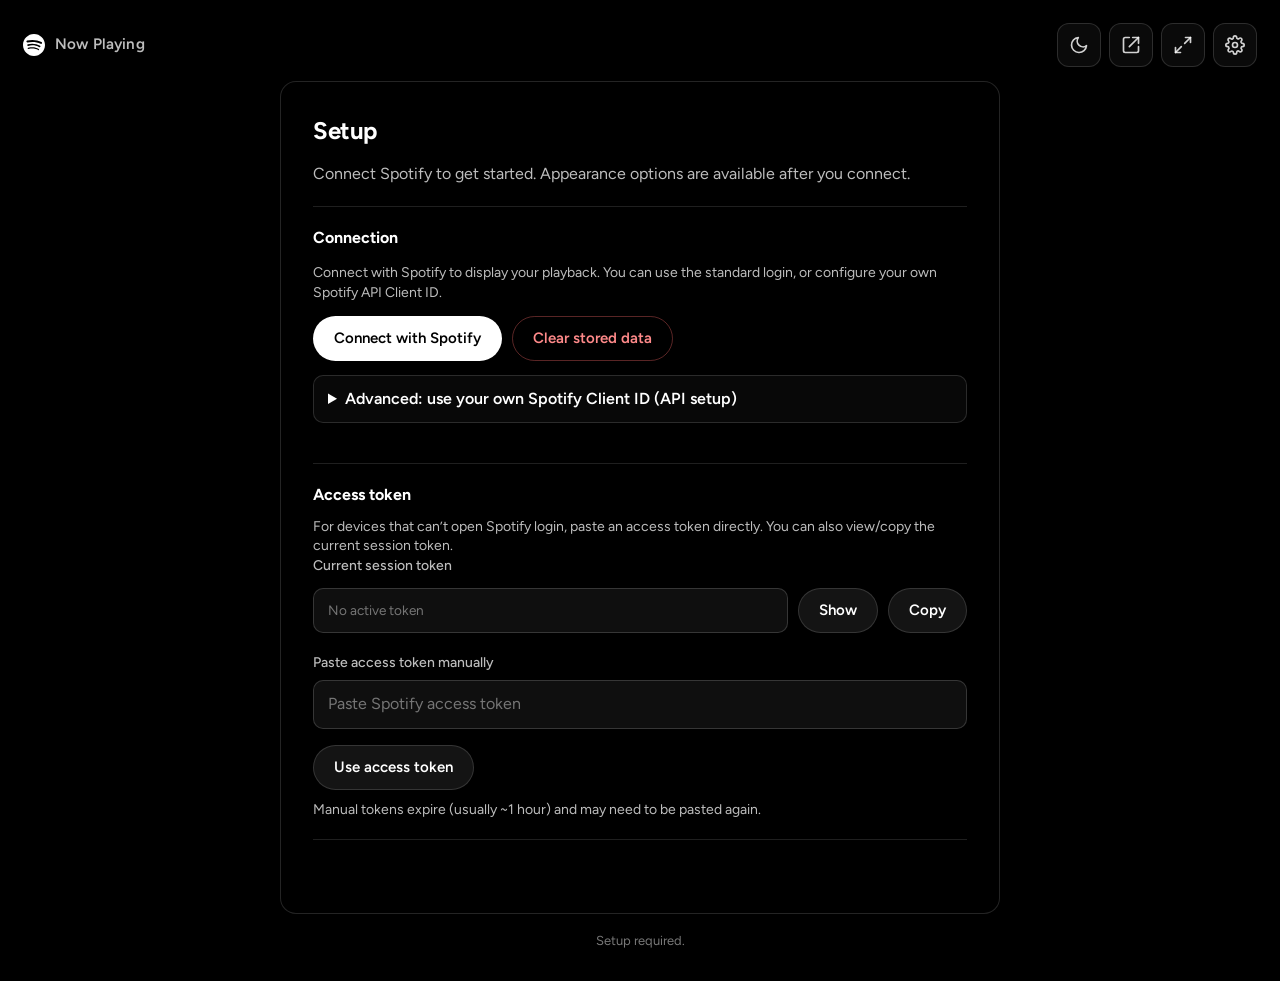
<file: index.html>
<!DOCTYPE html>
<html lang="en">
<head>
  <meta charset="UTF-8">
  <meta name="viewport" content="width=device-width, initial-scale=1.0">
  <title>Spotify Now Playing</title>
  <meta name="description" content="Display your current Spotify playback status.">
  <script>
    (function () {
      var legacy = !window.fetch || !window.Promise || !window.URLSearchParams ||
        !window.CSS || !window.CSS.supports || !CSS.supports('display', 'grid') || !CSS.supports('--a:0');
      if (legacy && !/legacy\.html$/.test(location.pathname)) {
        location.replace('./legacy.html' + location.search + location.hash);
      }
    })();
  </script>
  <link rel="icon" href="./favicon.svg" type="image/svg+xml">
  <link rel="preconnect" href="https://fonts.googleapis.com">
  <link rel="preconnect" href="https://fonts.gstatic.com" crossorigin>
  <link href="https://fonts.googleapis.com/css2?family=Figtree:wght@400;500;600;700;800;900&display=swap" rel="stylesheet">
  <link rel="stylesheet" href="./styles.css">
</head>
<body>
  <div class="bg" aria-hidden="true">
    <div id="bg-art" class="bg-art"></div>
    <div class="bg-overlay"></div>
  </div>

  <main class="app">
    <header class="header">
      <div class="brand" aria-label="Spotify Now Playing">
        <svg class="brand-icon" viewBox="0 0 24 24" fill="currentColor" aria-hidden="true">
          <path d="M12 0C5.4 0 0 5.4 0 12s5.4 12 12 12 12-5.4 12-12S18.66 0 12 0zm5.521 17.34c-.24.359-.66.48-1.021.24-2.82-1.74-6.36-2.101-10.561-1.141-.418.122-.779-.179-.899-.539-.12-.421.18-.78.54-.9 4.56-1.021 8.52-.6 11.64 1.32.42.18.479.659.301 1.02zm1.44-3.3c-.301.42-.841.6-1.262.3-3.239-1.98-8.159-2.58-11.939-1.38-.479.12-1.02-.12-1.14-.6-.12-.48.12-1.021.6-1.141C9.6 9.9 15 10.561 18.72 12.84c.361.181.54.78.241 1.2zm.12-3.36C15.24 8.4 8.82 8.16 5.16 9.301c-.6.179-1.2-.181-1.38-.721-.18-.601.18-1.2.72-1.381 4.26-1.26 11.28-1.02 15.721 1.621.539.3.719 1.02.419 1.56-.299.421-1.02.599-1.559.3z"/>
        </svg>
        <span class="brand-text">Now Playing</span>
      </div>
      <div id="top-clock" class="top-clock clock-hidden" aria-live="off" aria-hidden="true">
        <span id="top-clock-time" class="top-clock-time"></span>
        <span id="top-clock-date" class="top-clock-date"></span>
      </div>
      <div class="header-actions">
        <button id="wakelock-btn" class="icon-btn" type="button" aria-label="Keep screen awake" title="Keep screen awake" aria-pressed="false">
          <svg class="icon-awake" viewBox="0 0 24 24" fill="none" stroke="currentColor" stroke-width="2" stroke-linecap="round" stroke-linejoin="round" aria-hidden="true">
            <path d="M21 12.79A9 9 0 1 1 11.21 3 7 7 0 0 0 21 12.79z"></path>
          </svg>
        </button>
        <button id="popout-btn" class="icon-btn" type="button" aria-label="Pop out now playing" title="Pop out now playing">
          <svg viewBox="0 0 24 24" fill="none" stroke="currentColor" stroke-width="2" stroke-linecap="round" stroke-linejoin="round" aria-hidden="true">
            <path d="M14 3h7v7"></path>
            <path d="M10 14L21 3"></path>
            <path d="M21 14v5a2 2 0 0 1-2 2H5a2 2 0 0 1-2-2V5a2 2 0 0 1 2-2h5"></path>
          </svg>
        </button>
        <button id="fullscreen-btn" class="icon-btn" type="button" aria-label="Enter fullscreen" title="Enter fullscreen">
          <svg class="icon-expand" viewBox="0 0 24 24" fill="none" stroke="currentColor" stroke-width="2" stroke-linecap="round" stroke-linejoin="round" aria-hidden="true">
            <polyline points="15 3 21 3 21 9"></polyline>
            <polyline points="9 21 3 21 3 15"></polyline>
            <line x1="21" y1="3" x2="14" y2="10"></line>
            <line x1="3" y1="21" x2="10" y2="14"></line>
          </svg>
          <svg class="icon-compress" viewBox="0 0 24 24" fill="none" stroke="currentColor" stroke-width="2" stroke-linecap="round" stroke-linejoin="round" aria-hidden="true">
            <polyline points="4 14 10 14 10 20"></polyline>
            <polyline points="20 10 14 10 14 4"></polyline>
            <line x1="14" y1="10" x2="21" y2="3"></line>
            <line x1="3" y1="21" x2="10" y2="14"></line>
          </svg>
        </button>
        <button id="settings-toggle" class="icon-btn" type="button" aria-label="Settings" title="Settings">
          <svg viewBox="0 0 24 24" fill="none" stroke="currentColor" stroke-width="2" stroke-linecap="round" stroke-linejoin="round" aria-hidden="true">
            <circle cx="12" cy="12" r="3"></circle>
            <path d="M19.4 15a1.65 1.65 0 0 0 .33 1.82l.06.06a2 2 0 0 1 0 2.83 2 2 0 0 1-2.83 0l-.06-.06a1.65 1.65 0 0 0-1.82-.33 1.65 1.65 0 0 0-1 1.51V21a2 2 0 0 1-2 2 2 2 0 0 1-2-2v-.09A1.65 1.65 0 0 0 9 19.4a1.65 1.65 0 0 0-1.82.33l-.06.06a2 2 0 0 1-2.83 0 2 2 0 0 1 0-2.83l.06-.06A1.65 1.65 0 0 0 4.68 15a1.65 1.65 0 0 0-1.51-1H3a2 2 0 0 1-2-2 2 2 0 0 1 2-2h.09A1.65 1.65 0 0 0 4.6 9a1.65 1.65 0 0 0-.33-1.82l-.06-.06a2 2 0 0 1 0-2.83 2 2 0 0 1 2.83 0l.06.06A1.65 1.65 0 0 0 9 4.68a1.65 1.65 0 0 0 1-1.51V3a2 2 0 0 1 2-2 2 2 0 0 1 2 2v.09a1.65 1.65 0 0 0 1 1.51 1.65 1.65 0 0 0 1.82-.33l.06-.06a2 2 0 0 1 2.83 0 2 2 0 0 1 0 2.83l-.06.06A1.65 1.65 0 0 0 19.4 9a1.65 1.65 0 0 0 1.51 1H21a2 2 0 0 1 2 2 2 2 0 0 1-2 2h-.09a1.65 1.65 0 0 0-1.51 1z"></path>
          </svg>
        </button>
      </div>
    </header>

    <section id="setup-panel" class="panel setup-panel" hidden>
      <h2>Setup</h2>
      <p class="muted">Connect Spotify to get started. Appearance options are available after you connect.</p>

      <div class="settings-group" id="appearance-group">
        <h3 class="settings-group-title">Appearance</h3>
        <label class="field">
          <span>Theme</span>
          <select id="theme-select">
            <option value="modern">Modern</option>
            <option value="legacy">Legacy look</option>
          </select>
        </label>
        <label class="field">
          <span>Content size</span>
          <select id="content-size-select">
            <option value="small">Small</option>
            <option value="default" selected>Default</option>
            <option value="large">Large</option>
          </select>
        </label>
        <label class="field">
          <span>Playback controls</span>
          <select id="show-controls-select">
            <option value="hidden">Hidden</option>
            <option value="active" selected>Shown while UI active</option>
            <option value="always">Always</option>
          </select>
        </label>
        <label class="toggle-field">
          <input id="show-device-toggle" type="checkbox" checked>
          <span>Show device name</span>
        </label>
        <label class="toggle-field">
          <input id="show-playlist-toggle" type="checkbox" checked>
          <span>Show playlist name</span>
        </label>
        <label class="toggle-field">
          <input id="show-art-toggle" type="checkbox" checked>
          <span>Show album art</span>
        </label>
        <label class="toggle-field">
          <input id="show-status-toggle" type="checkbox" checked>
          <span>Show status</span>
        </label>
        <label class="toggle-field">
          <input id="show-album-toggle" type="checkbox" checked>
          <span>Show album name</span>
        </label>
        <label class="toggle-field">
          <input id="show-progress-toggle" type="checkbox" checked>
          <span>Show progress bar</span>
        </label>
        <label class="toggle-field">
          <input id="show-volume-toggle" type="checkbox" checked>
          <span>Show volume slider</span>
        </label>
        <label class="field">
          <span>Date and time</span>
          <select id="show-clock-select">
            <option value="hidden" selected>Hidden</option>
            <option value="active">Shown while UI active</option>
            <option value="always">Always</option>
          </select>
        </label>
        <label class="toggle-field">
          <input id="clock-24h-toggle" type="checkbox">
          <span>24-hour clock</span>
        </label>
        <label class="field">
          <span>Refresh frequency</span>
          <select id="refresh-frequency-select">
            <option value="3000">3 seconds</option>
            <option value="5000" selected>5 seconds</option>
            <option value="10000">10 seconds</option>
            <option value="30000">30 seconds</option>
          </select>
        </label>
        <label class="toggle-field">
          <input id="media-session-toggle" type="checkbox" checked>
          <span>Browser now playing integration</span>
        </label>
        <label class="toggle-field">
          <input id="tab-badge-toggle" type="checkbox" checked>
          <span>Tab playing badge</span>
        </label>
        <label class="toggle-field">
          <input id="track-notify-toggle" type="checkbox">
          <span>Track change notifications</span>
        </label>
      </div>

      <div class="settings-group">
        <h3 class="settings-group-title">Connection</h3>
        <p class="muted small">Connect with Spotify to display your playback. You can use the standard login, or configure your own Spotify API Client ID.</p>
        <div class="setup-actions">
          <button id="connect-spotify-btn" class="btn btn-primary" type="button">Connect with Spotify</button>
          <button id="clear-data" class="btn btn-danger" type="button">Clear stored data</button>
        </div>

        <details class="advanced-connection">
          <summary>Advanced: use your own Spotify Client ID (API setup)</summary>
          <div class="advanced-connection-body">
            <p class="muted small">Create a Spotify app and use this page as the redirect URI. Your Client ID is stored only in this browser.</p>
            <ol class="setup-steps">
              <li>Go to the <a href="https://developer.spotify.com/dashboard" target="_blank" rel="noopener noreferrer">Spotify Developer Dashboard</a> and create an app.</li>
              <li>Add this exact Redirect URI in the app settings:</li>
            </ol>
            <div class="copy-row">
              <code id="redirect-uri" class="copy-value"></code>
              <button id="copy-redirect" class="btn btn-secondary" type="button">Copy</button>
            </div>
            <label class="field">
              <span>Spotify Client ID</span>
              <input id="client-id-input" type="text" autocomplete="off" spellcheck="false" placeholder="Paste your Client ID">
            </label>
            <div class="setup-actions">
              <button id="save-client-id" class="btn btn-primary" type="button">Save Client ID</button>
            </div>
          </div>
        </details>

      </div>

      <div class="manual-token">
        <h3 class="manual-token-title">Access token</h3>
        <p class="muted small">For devices that can’t open Spotify login, paste an access token directly. You can also view/copy the current session token.</p>
        <label class="field">
          <span>Current session token</span>
          <div class="copy-row">
            <input id="current-token-display" type="password" autocomplete="off" spellcheck="false" placeholder="No active token">
            <button id="toggle-token-visibility" class="btn btn-secondary" type="button">Show</button>
            <button id="copy-current-token" class="btn btn-secondary" type="button">Copy</button>
          </div>
        </label>
        <label class="field">
          <span>Paste access token manually</span>
          <input id="access-token-input" type="password" autocomplete="off" spellcheck="false" placeholder="Paste Spotify access token">
        </label>
        <div class="setup-actions">
          <button id="save-access-token" class="btn btn-secondary" type="button">Use access token</button>
        </div>
        <p class="muted small">Manual tokens expire (usually ~1 hour) and may need to be pasted again.</p>
      </div>
      <p id="setup-message" class="message" role="status" aria-live="polite"></p>
    </section>

    <section id="login-panel" class="panel center-panel" hidden>
      <div class="empty-state">
        <div class="empty-icon" aria-hidden="true">
          <svg viewBox="0 0 24 24" fill="currentColor"><path d="M12 0C5.4 0 0 5.4 0 12s5.4 12 12 12 12-5.4 12-12S18.66 0 12 0zm5.521 17.34c-.24.359-.66.48-1.021.24-2.82-1.74-6.36-2.101-10.561-1.141-.418.122-.779-.179-.899-.539-.12-.421.18-.78.54-.9 4.56-1.021 8.52-.6 11.64 1.32.42.18.479.659.301 1.02zm1.44-3.3c-.301.42-.841.6-1.262.3-3.239-1.98-8.159-2.58-11.939-1.38-.479.12-1.02-.12-1.14-.6-.12-.48.12-1.021.6-1.141C9.6 9.9 15 10.561 18.72 12.84c.361.181.54.78.241 1.2zm.12-3.36C15.24 8.4 8.82 8.16 5.16 9.301c-.6.179-1.2-.181-1.38-.721-.18-.601.18-1.2.72-1.381 4.26-1.26 11.28-1.02 15.721 1.621.539.3.719 1.02.419 1.56-.299.421-1.02.599-1.559.3z"/></svg>
        </div>
        <h2>Connect Spotify</h2>
        <p class="muted">Sign in to display your current playback. Authorization uses Spotify PKCE over HTTPS.</p>
        <button id="login-btn" class="btn btn-primary btn-large" type="button">Connect with Spotify</button>
        <p class="muted small" style="margin-top:12px;"><button id="login-advanced-btn" class="link-btn" type="button">Use your own Client ID / API setup</button></p>
      </div>
    </section>

    <section id="player-panel" class="player-panel" hidden>
      <div class="player-layout">
        <div class="art-wrap">
          <img id="album-art" class="album-art" alt="" width="640" height="640">
          <div id="art-placeholder" class="art-placeholder" aria-hidden="true">
            <svg viewBox="0 0 24 24" fill="none" stroke="currentColor" stroke-width="1.5"><path d="M9 18V5l12-2v13"></path><circle cx="6" cy="18" r="3"></circle><circle cx="18" cy="16" r="3"></circle></svg>
          </div>
        </div>
        <div class="track-info">
          <div class="status-row">
            <p id="status-badge" class="status-badge">Idle</p>
          </div>
          <h1 id="track-name" class="track-name">Nothing playing</h1>
          <p id="track-artist" class="track-artist">Start playing something on Spotify</p>
          <p id="track-album" class="track-album"></p>

          <div class="progress-wrap" aria-label="Playback progress">
            <div class="progress-bar" role="progressbar" aria-valuemin="0" aria-valuemax="100" aria-valuenow="0">
              <div id="progress-fill" class="progress-fill"></div>
            </div>
            <div class="progress-times">
              <span id="progress-current">0:00</span>
              <span id="progress-duration">0:00</span>
            </div>
          </div>

          <!-- device name moved to bottom -->
        </div>
      </div>
    </section>

    <footer class="footer" aria-live="polite">
      <p id="footer-status" class="footer-status"></p>
      <div class="playback-controls" aria-label="Playback controls">
        <button id="prev-btn" class="control-btn" type="button" aria-label="Previous track" title="Previous track">
          <svg viewBox="0 0 24 24" fill="currentColor" aria-hidden="true"><path d="M6 5h2v14H6zm3.5 7 9.5 7V5z"/></svg>
        </button>
        <button id="playpause-btn" class="control-btn control-btn-main" type="button" aria-label="Play" title="Play">
          <svg class="icon-play" viewBox="0 0 24 24" fill="currentColor" aria-hidden="true"><path d="M8 5v14l11-7z"/></svg>
          <svg class="icon-pause" viewBox="0 0 24 24" fill="currentColor" aria-hidden="true"><path d="M6 5h4v14H6zm8 0h4v14h-4z"/></svg>
        </button>
        <button id="next-btn" class="control-btn" type="button" aria-label="Next track" title="Next track">
          <svg viewBox="0 0 24 24" fill="currentColor" aria-hidden="true"><path d="M16 5h2v14h-2zM5 19l9.5-7L5 5z"/></svg>
        </button>
        <div id="volume-wrap" class="volume-wrap" aria-label="Volume">
          <svg class="volume-icon" viewBox="0 0 24 24" fill="currentColor" aria-hidden="true"><path d="M3 10v4h4l5 5V5L7 10H3zm13.5 2A4.5 4.5 0 0 0 14 8.97v6.02A4.47 4.47 0 0 0 16.5 12zM14 3.23v2.06c2.89.86 5 3.54 5 6.71s-2.11 5.85-5 6.71v2.06c4.01-.91 7-4.49 7-8.77s-2.99-7.86-7-8.77z"/></svg>
          <input id="volume-slider" class="volume-slider" type="range" min="0" max="100" value="50" step="1" aria-label="Volume">
        </div>
      </div>
      <p id="playback-source" class="playback-source"><span id="device-name"></span><span id="context-sep" class="context-sep" hidden> · </span><span id="context-name"></span></p>
    </footer>
  </main>

  <script src="./app.js" defer></script>
</body>
</html>
</file>
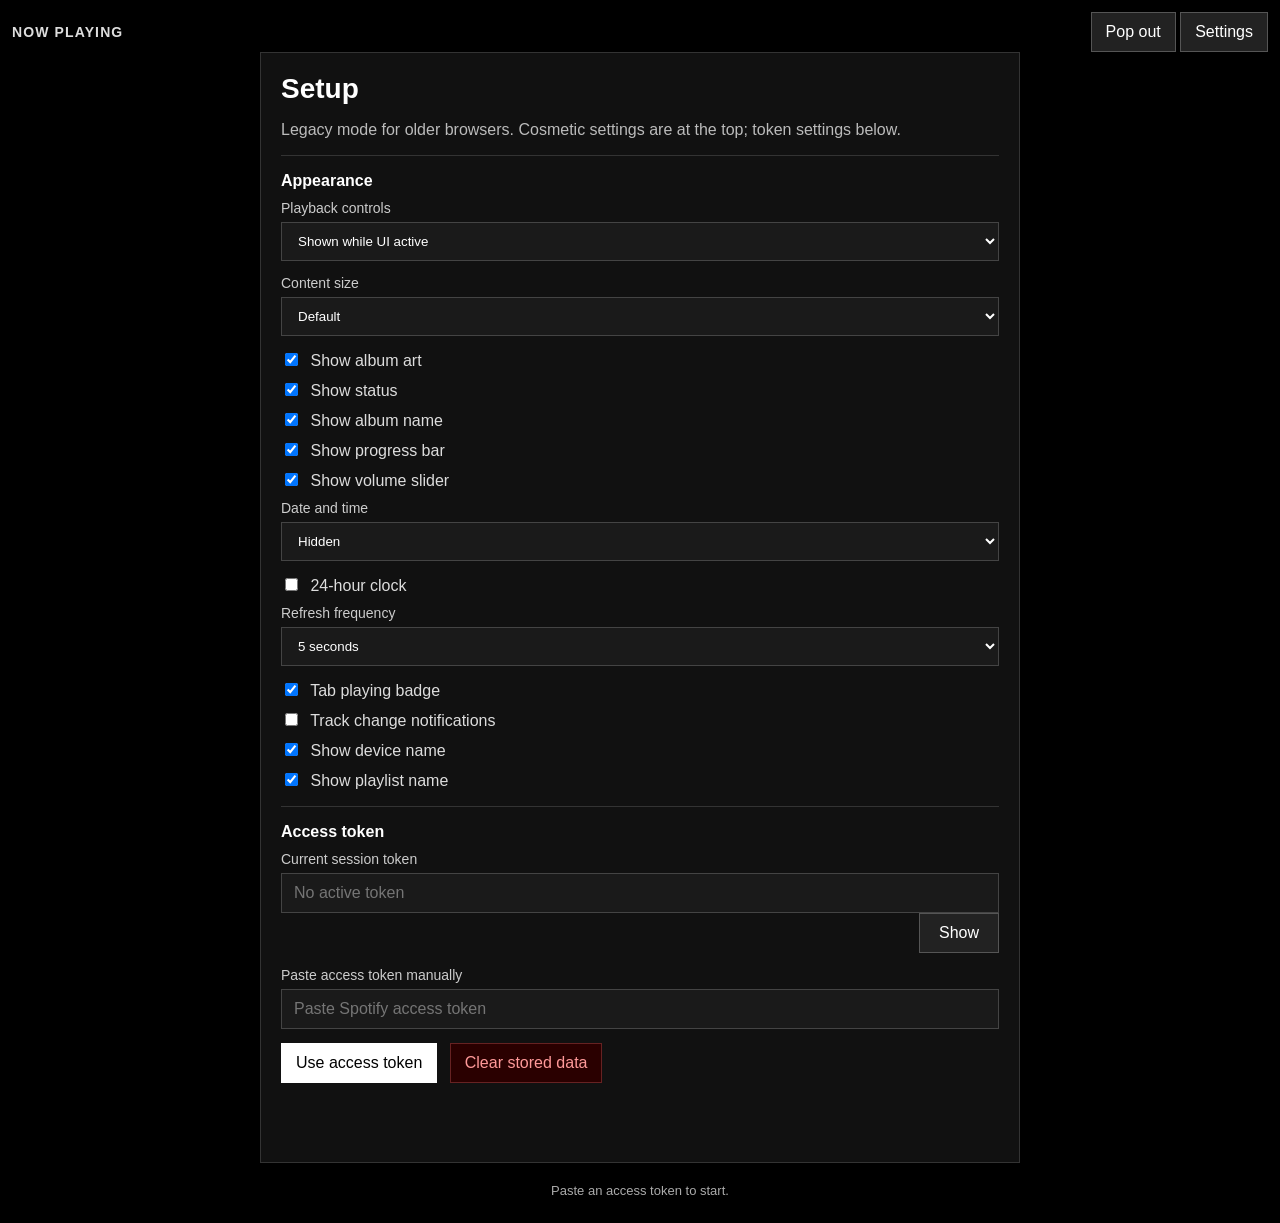
<file: legacy.html>
<!DOCTYPE html>
<html lang="en">
<head>
  <meta charset="UTF-8">
  <meta name="viewport" content="width=device-width, initial-scale=1.0">
  <title>Spotify Now Playing</title>
  <meta name="description" content="Display your current Spotify playback status.">
  <link rel="icon" href="./favicon.svg" type="image/svg+xml">
  <link rel="stylesheet" href="./legacy.css">
</head>
<body>
  <div class="bg" aria-hidden="true">
    <div id="bg-art" class="bg-art"></div>
    <div class="bg-overlay"></div>
  </div>

  <div class="app">
    <div class="header">
      <div class="brand">
        <span class="brand-text">Now Playing</span>
      </div>
      <div id="top-clock" class="top-clock" style="display:none;">
        <span id="top-clock-time" class="top-clock-time"></span>
        <span id="top-clock-date" class="top-clock-date"></span>
      </div>
      <div class="header-actions">
        <button id="popout-btn" class="btn btn-secondary" type="button">Pop out</button>
        <button id="settings-toggle" class="btn btn-secondary" type="button">Settings</button>
      </div>
    </div>

    <div id="setup-panel" class="panel">
      <h2>Setup</h2>
      <p class="muted">Legacy mode for older browsers. Cosmetic settings are at the top; token settings below.</p>

      <div class="toggles">
        <h3 class="settings-group-title">Appearance</h3>
        <label class="field">
          <span>Playback controls</span>
          <select id="show-controls-select">
            <option value="hidden">Hidden</option>
            <option value="active" selected>Shown while UI active</option>
            <option value="always">Always</option>
          </select>
        </label>
        <label class="field">
          <span>Content size</span>
          <select id="content-size-select">
            <option value="small">Small</option>
            <option value="default" selected>Default</option>
            <option value="large">Large</option>
          </select>
        </label>
        <label class="toggle-field"><input id="show-art-toggle" type="checkbox" checked> <span>Show album art</span></label>
        <label class="toggle-field"><input id="show-status-toggle" type="checkbox" checked> <span>Show status</span></label>
        <label class="toggle-field"><input id="show-album-toggle" type="checkbox" checked> <span>Show album name</span></label>
        <label class="toggle-field"><input id="show-progress-toggle" type="checkbox" checked> <span>Show progress bar</span></label>
        <label class="toggle-field"><input id="show-volume-toggle" type="checkbox" checked> <span>Show volume slider</span></label>
        <label class="field">
          <span>Date and time</span>
          <select id="show-clock-select">
            <option value="hidden" selected>Hidden</option>
            <option value="active">Shown while UI active</option>
            <option value="always">Always</option>
          </select>
        </label>
        <label class="toggle-field"><input id="clock-24h-toggle" type="checkbox"> <span>24-hour clock</span></label>
        <label class="field">
          <span>Refresh frequency</span>
          <select id="refresh-frequency-select">
            <option value="3000">3 seconds</option>
            <option value="5000" selected>5 seconds</option>
            <option value="10000">10 seconds</option>
            <option value="30000">30 seconds</option>
          </select>
        </label>
        <label class="toggle-field"><input id="tab-badge-toggle" type="checkbox" checked> <span>Tab playing badge</span></label>
        <label class="toggle-field"><input id="track-notify-toggle" type="checkbox"> <span>Track change notifications</span></label>
        <label class="toggle-field"><input id="show-device-toggle" type="checkbox" checked> <span>Show device name</span></label>
        <label class="toggle-field"><input id="show-playlist-toggle" type="checkbox" checked> <span>Show playlist name</span></label>
      </div>

      <div class="manual-token">
        <h3 class="settings-group-title">Access token</h3>
        <label class="field">
          <span>Current session token</span>
          <div class="copy-row">
            <input id="current-token-display" type="password" autocomplete="off" spellcheck="false" placeholder="No active token">
            <button id="toggle-token-visibility" class="btn btn-secondary" type="button">Show</button>
          </div>
        </label>

        <label class="field">
          <span>Paste access token manually</span>
          <input id="access-token-input" type="password" autocomplete="off" spellcheck="false" placeholder="Paste Spotify access token">
        </label>
        <div class="setup-actions">
          <button id="save-access-token" class="btn btn-primary" type="button">Use access token</button>
          <button id="clear-data" class="btn btn-danger" type="button">Clear stored data</button>
        </div>
      </div>

      <p id="setup-message" class="message"></p>
    </div>

    <div id="player-panel" class="player-panel" style="display:none;">
      <div class="player-layout">
        <div id="art-wrap" class="art-wrap">
          <img id="album-art" class="album-art" alt="" width="640" height="640">
          <div id="art-placeholder" class="art-placeholder">
            <svg viewBox="0 0 24 24" fill="none" stroke="currentColor" stroke-width="1.5"><path d="M9 18V5l12-2v13"></path><circle cx="6" cy="18" r="3"></circle><circle cx="18" cy="16" r="3"></circle></svg>
          </div>
        </div>
        <div class="track-info">
          <p id="status-badge" class="status-badge">Idle</p>
          <h1 id="track-name" class="track-name">Nothing playing</h1>
          <p id="track-artist" class="track-artist">Start playing something on Spotify</p>
          <p id="track-album" class="track-album"></p>
          <div class="progress-wrap">
            <div class="progress-bar"><div id="progress-fill" class="progress-fill"></div></div>
            <div class="progress-times">
              <span id="progress-current">0:00</span>
              <span id="progress-duration">0:00</span>
            </div>
          </div>
        </div>
      </div>
    </div>

    <div class="footer">
      <p id="footer-status" class="footer-status"></p>
      <div class="playback-controls" aria-label="Playback controls">
        <button id="prev-btn" class="control-btn" type="button" aria-label="Previous track">Prev</button>
        <button id="playpause-btn" class="control-btn control-btn-main" type="button" aria-label="Play">Play</button>
        <button id="next-btn" class="control-btn" type="button" aria-label="Next track">Next</button>
        <span id="volume-wrap" class="volume-wrap"><input id="volume-slider" class="volume-slider" type="range" min="0" max="100" value="50" step="1" aria-label="Volume"></span>
      </div>
      <p id="playback-source" class="playback-source"><span id="device-name"></span><span id="context-sep" class="context-sep" style="display:none;"> &middot; </span><span id="context-name"></span></p>
    </div>
  </div>

  <script src="./legacy.js"></script>
</body>
</html>
</file>
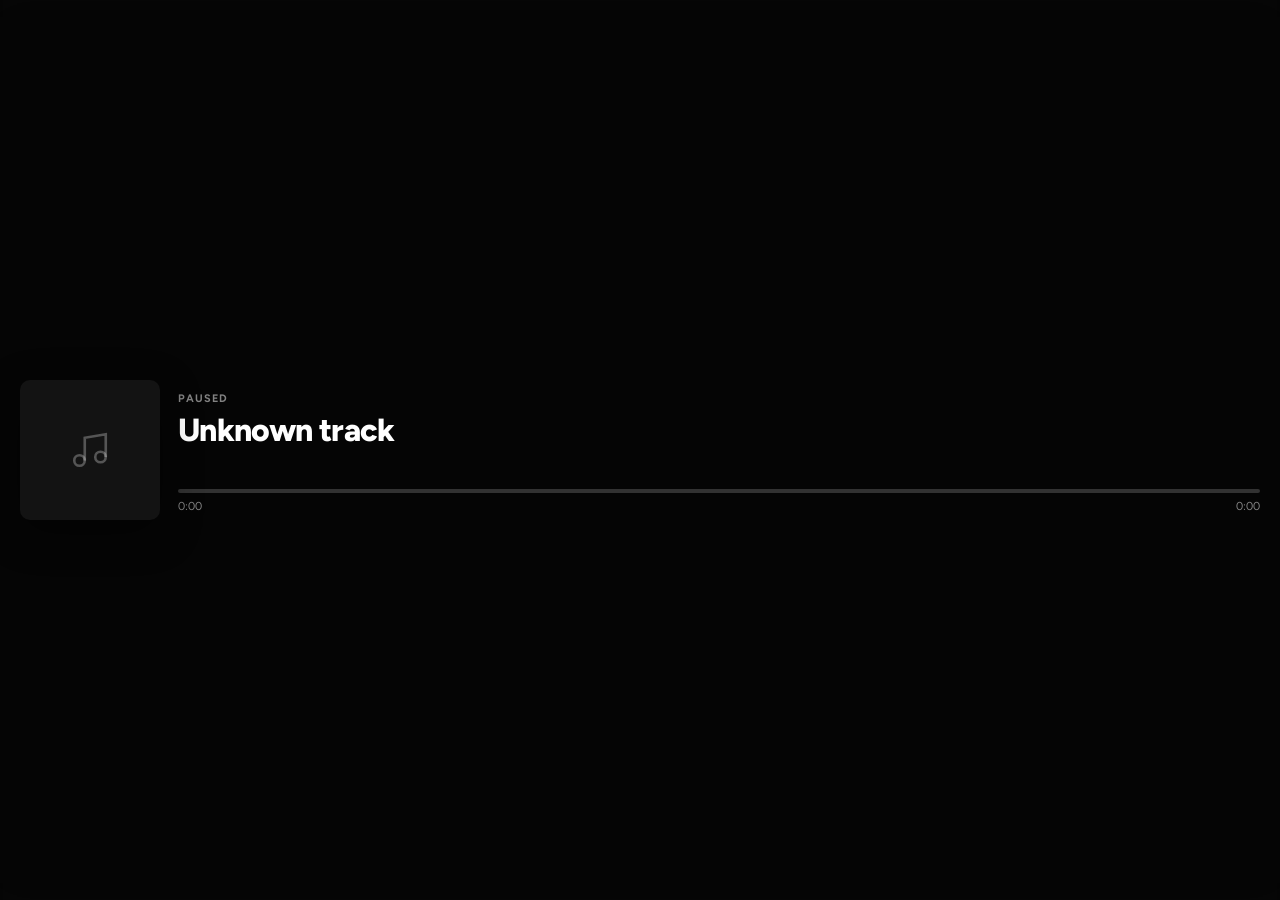
<file: popout.html>
<!DOCTYPE html>
<html lang="en">
<head>
  <meta charset="UTF-8">
  <meta name="viewport" content="width=device-width, initial-scale=1.0">
  <title>Now Playing</title>
  <link rel="icon" href="./favicon.svg" type="image/svg+xml">
  <link rel="preconnect" href="https://fonts.googleapis.com">
  <link rel="preconnect" href="https://fonts.gstatic.com" crossorigin>
  <link href="https://fonts.googleapis.com/css2?family=Figtree:wght@400;500;600;700;800&display=swap" rel="stylesheet">
  <link rel="stylesheet" href="./popout.css">
</head>
<body>
  <div class="bg" aria-hidden="true"><div id="bg-art" class="bg-art"></div><div class="bg-overlay"></div></div>
  <main class="popout" id="popout">
    <div class="art-wrap">
      <img id="art" class="art" alt="" />
      <div id="art-empty" class="art-empty" aria-hidden="true">
        <svg viewBox="0 0 24 24" fill="none" stroke="currentColor" stroke-width="1.5"><path d="M9 18V5l12-2v13"></path><circle cx="6" cy="18" r="3"></circle><circle cx="18" cy="16" r="3"></circle></svg>
      </div>
    </div>
    <div class="info">
      <p id="status" class="status">Idle</p>
      <h1 id="title" class="title">Nothing playing</h1>
      <p id="artist" class="artist">Open the main Spotify Now Playing page.</p>
      <p id="album" class="album"></p>
      <div class="progress-wrap">
        <div class="progress-bar"><div id="progress-fill" class="progress-fill"></div></div>
        <div class="progress-times"><span id="elapsed">0:00</span><span id="duration">0:00</span></div>
      </div>
    </div>
  </main>
  <script src="./popout.js"></script>
</body>
</html>
</file>
<file: styles.css>
:root {
  --bg-color: var(--btn-primary-fg);
  --fg: #fff;
  --fg-rgb: 255, 255, 255;
  --muted: rgba(var(--fg-rgb), 0.72);
  --muted-2: rgba(var(--fg-rgb), 0.52);
  --faint: rgba(var(--fg-rgb), 0.12);
  --faint-2: rgba(var(--fg-rgb), 0.08);
  --panel: rgba(0, 0, 0, 0.45);
  --panel-border: rgba(var(--fg-rgb), 0.12);
  --danger: #ff6b6b;
  --btn-primary-bg: #fff;
  --btn-primary-fg: #000;
  --radius: 16px;
}

*, *::before, *::after { box-sizing: border-box; }
html { color-scheme: dark; height: 100%; }
body {
  margin: 0;
  min-height: 100%;
  background: var(--bg-color, #000);
  color: var(--fg);
  font-family: "Figtree", "Helvetica Neue", Helvetica, Arial, sans-serif;
  line-height: 1.4;
  overflow-x: hidden;
}

button, input { font: inherit; }

.bg {
  position: fixed;
  inset: 0;
  z-index: 0;
  overflow: hidden;
  background: var(--bg-color, #000);
  transition: background-color 0.6s ease;
}
.bg-art {
  position: absolute;
  inset: 0;
  background: var(--bg-color, #000);
  transition: background-color 0.6s ease;
}
.bg-art.empty {
  background: #000;
}
.bg-overlay {
  position: absolute;
  inset: 0;
  background: linear-gradient(180deg, rgba(0,0,0,0.08) 0%, rgba(0,0,0,0.0) 40%, rgba(0,0,0,0.12) 100%);
  pointer-events: none;
}

.app {
  position: relative;
  z-index: 1;
  min-height: 100vh;
  min-height: 100dvh;
  display: flex;
  flex-direction: column;
  padding: clamp(10px, 1.8vw, 24px);
  gap: clamp(12px, 1.5vh, 20px);
}
.top-clock {
  text-align: center;
  color: var(--fg);
  line-height: 1.2;
  pointer-events: none;
  user-select: none;
  justify-self: center;
  min-width: clamp(100px, 18vw, 180px);
  transition: opacity 0.35s ease, transform 0.35s ease;
}
body.ui-idle.clock-active .top-clock {
  opacity: 0;
  transform: translateY(-8px);
}
.top-clock.clock-hidden { visibility: hidden; pointer-events: none; }
.top-clock-time {
  display: block;
  font-size: clamp(0.95rem, 1.8vw, 1.35rem);
  font-weight: 700;
  letter-spacing: 0.01em;
}
.top-clock-date {
  display: block;
  font-size: clamp(0.68rem, 1vw, 0.82rem);
  color: var(--muted);
  margin-top: 2px;
}

.header {
  display: grid;
  grid-template-columns: 1fr auto 1fr;
  align-items: center;
  gap: 16px;
  width: min(1800px, 100%);
  margin: 0 auto;
  transition: opacity 0.35s ease, transform 0.35s ease;
}
.header-actions { justify-self: end; }
body.ui-idle,
body.ui-idle * {
  cursor: none !important;
}
body.ui-idle .header .brand,
body.ui-idle .header .header-actions {
  opacity: 0;
  pointer-events: none;
  transform: translateY(-8px);
}
.header .brand,
.header .header-actions {
  transition: opacity 0.35s ease, transform 0.35s ease;
}
.brand {
  display: inline-flex;
  align-items: center;
  gap: 10px;
  font-size: 0.95rem;
  font-weight: 600;
  letter-spacing: 0.01em;
  color: var(--muted);
  user-select: none;
}
.brand-icon { width: 22px; height: 22px; flex-shrink: 0; color: var(--fg); }
.header-actions { display: flex; align-items: center; gap: 8px; }

.icon-btn {
  display: inline-grid;
  place-items: center;
  width: 44px;
  height: 44px;
  border-radius: 12px;
  border: 1px solid var(--faint);
  background: rgba(var(--fg-rgb),0.04);
  color: rgba(var(--fg-rgb),0.82);
  cursor: pointer;
  transition: background 0.15s ease, border-color 0.15s ease, color 0.15s ease, transform 0.1s ease;
  backdrop-filter: blur(8px);
  -webkit-backdrop-filter: blur(8px);
}
.icon-btn:hover { background: rgba(var(--fg-rgb),0.1); color: var(--fg); border-color: rgba(var(--fg-rgb),0.22); }
.icon-btn:active { transform: scale(0.98); }
.icon-btn svg { width: 20px; height: 20px; display: block; }
.icon-btn[aria-pressed="true"] {
  background: var(--fg);
  color: var(--bg-color);
  border-color: var(--fg);
}
.icon-compress { display: none !important; }
:fullscreen .icon-expand, :-webkit-full-screen .icon-expand { display: none !important; }
:fullscreen .icon-compress, :-webkit-full-screen .icon-compress { display: block !important; }
.icon-btn.is-fullscreen .icon-expand { display: none !important; }
.icon-btn.is-fullscreen .icon-compress { display: block !important; }

.panel {
  width: min(720px, 100%);
  margin: 0 auto;
  background: var(--panel);
  border: 1px solid var(--panel-border);
  border-radius: var(--radius);
  padding: clamp(20px, 3vw, 32px);
  backdrop-filter: blur(20px);
  -webkit-backdrop-filter: blur(20px);
  box-shadow: 0 20px 60px rgba(0,0,0,0.4);
}
.setup-panel h2 { margin: 0 0 8px; font-size: 1.5rem; letter-spacing: -0.02em; }
.muted { color: var(--muted); }
.small { font-size: 0.875rem; }
.setup-steps { margin: 16px 0; padding-left: 20px; color: var(--muted); }
.setup-steps li + li { margin-top: 8px; }
.setup-steps a { color: var(--fg); text-decoration: underline; text-underline-offset: 2px; }

.copy-row { display: flex; gap: 10px; align-items: stretch; margin: 12px 0 20px; }
.copy-value {
  flex: 1;
  padding: 12px 14px;
  background: rgba(var(--fg-rgb),0.06);
  border: 1px solid rgba(var(--fg-rgb),0.1);
  border-radius: 10px;
  font-size: 0.85rem;
  word-break: break-all;
  color: var(--fg);
}
.copy-row input {
  flex: 1;
  padding: 12px 14px;
  background: rgba(var(--fg-rgb),0.06);
  border: 1px solid rgba(var(--fg-rgb),0.1);
  border-radius: 10px;
  font-size: 0.85rem;
  color: var(--fg);
  min-width: 0;
  font-family: inherit;
}
.field { display: block; margin-bottom: 16px; }
.field span { display: block; font-size: 0.875rem; font-weight: 500; margin-bottom: 8px; color: var(--muted); }
.toggle-field {
  display: flex;
  align-items: center;
  gap: 10px;
  margin: 0 0 16px;
  color: var(--muted);
  font-size: 0.9375rem;
}
.toggle-field input[type="checkbox"] {
  width: 18px;
  height: 18px;
  accent-color: var(--fg);
}
.field input,
.field select {
  width: 100%;
  padding: 12px 14px;
  border-radius: 10px;
  border: 1px solid rgba(var(--fg-rgb),0.16);
  background: rgba(var(--fg-rgb),0.06);
  color: var(--fg);
}
.field input:focus,
.field select:focus {
  outline: 2px solid rgba(var(--fg-rgb),0.45);
  outline-offset: 1px;
  border-color: rgba(var(--fg-rgb),0.3);
}
.setup-actions { display: flex; gap: 10px; flex-wrap: wrap; }
.settings-group {
  margin: 20px 0;
  padding: 20px 0;
  border-top: 1px solid rgba(var(--fg-rgb), 0.12);
}
.settings-group-title {
  margin: 0 0 12px;
  font-size: 1rem;
  font-weight: 700;
  color: var(--fg);
}
.advanced-connection { margin-top: 14px; border: 1px solid rgba(var(--fg-rgb), 0.14); border-radius: 10px; background: rgba(var(--fg-rgb), 0.03); }
.advanced-connection summary { cursor: pointer; padding: 12px 14px; font-weight: 600; color: var(--fg); }
.advanced-connection-body { padding: 0 14px 14px; }
.advanced-connection .setup-actions { margin-top: 12px; }
.manual-token {
  margin: 20px 0;
  padding: 20px 0;
  border-top: 1px solid rgba(var(--fg-rgb), 0.12);
  border-bottom: 1px solid rgba(var(--fg-rgb), 0.12);
}
.manual-token-title {
  margin: 0 0 6px;
  font-size: 1rem;
  font-weight: 700;
  color: var(--fg);
}
.manual-token .small { margin: 10px 0 0; }

.btn {
  appearance: none;
  border: 1px solid transparent;
  border-radius: 999px;
  padding: 11px 20px;
  font-weight: 600;
  font-size: 0.9375rem;
  cursor: pointer;
  transition: transform 0.1s ease, background 0.15s ease, color 0.15s ease, border-color 0.15s ease;
}
.btn:hover { transform: translateY(-1px); }
.btn:active { transform: translateY(0); }
.btn-primary { background: var(--btn-primary-bg); color: var(--btn-primary-fg); }
.btn-primary:hover { filter: brightness(0.9); }
.btn-secondary { background: rgba(var(--fg-rgb),0.08); color: var(--fg); border-color: rgba(var(--fg-rgb),0.14); }
.link-btn { background: none; border: none; color: var(--muted); text-decoration: underline; cursor: pointer; font: inherit; padding: 0; }
.link-btn:hover { color: var(--fg); }
.btn-secondary:hover { background: rgba(var(--fg-rgb),0.14); }
.btn-danger { background: transparent; color: #ff8a8a; border-color: rgba(255,107,107,0.35); }
.btn-danger:hover { background: rgba(255,107,107,0.1); }
.btn-large { padding: 14px 28px; font-size: 1rem; }

.message { min-height: 1.5em; margin: 14px 0 0; font-size: 0.875rem; color: var(--muted); }
.message.error { color: #ff8a8a; }
.message.success { color: var(--fg); }

.center-panel { padding: clamp(28px, 4vw, 48px); margin-top: auto; margin-bottom: auto; }
.empty-state { max-width: 440px; margin: 0 auto; text-align: center; }
.empty-icon { width: 64px; height: 64px; margin: 0 auto 20px; color: var(--fg); opacity: 0.9; }
.empty-icon svg { width: 100%; height: 100%; }
.empty-state h2 { margin: 0 0 10px; font-size: clamp(1.5rem, 3vw, 2rem); letter-spacing: -0.02em; }
.empty-state p { margin: 0 0 24px; }

/* Player */
.player-panel {
  flex: 1;
  display: flex;
  align-items: center;
  justify-content: center;
  width: min(1800px, 100%);
  margin: 0 auto;
  min-height: 0;
  padding: clamp(4px, 1vh, 16px) 0;
}
.player-panel[hidden] { display: none !important; }

.player-layout {
  width: 100%;
  max-width: 1500px;
  margin: 0 auto;
  display: grid;
  grid-template-columns: minmax(0, 1fr) minmax(0, 1fr);
  gap: clamp(28px, 5vw, 88px);
  align-items: center;
  justify-items: stretch;
}

.art-wrap {
  position: relative;
  width: 100%;
  max-width: min(58vh, 640px);
  aspect-ratio: 1;
  border-radius: clamp(8px, 1.2vw, 18px);
  overflow: hidden;
  background: rgba(var(--fg-rgb),0.04);
  box-shadow: 0 30px 100px rgba(0,0,0,0.6), 0 0 0 1px rgba(var(--fg-rgb),0.06);
  isolation: isolate;
  justify-self: center;
}
.album-art {
  width: 100%;
  height: 100%;
  object-fit: cover;
  display: block;
  background: #111;
}
.album-art:not([src]), .album-art[src=""] { visibility: hidden; }
.art-placeholder {
  position: absolute;
  inset: 0;
  display: grid;
  place-items: center;
  color: rgba(var(--fg-rgb),0.25);
  background: linear-gradient(160deg, #222 0%, #0a0a0a 100%);
}
.art-placeholder svg { width: clamp(48px, 8vw, 96px); height: clamp(48px, 8vw, 96px); }
.album-art[src]:not([src=""]) + .art-placeholder { display: none; }

.track-info {
  min-width: 0;
  display: flex;
  flex-direction: column;
  justify-content: center;
  padding: clamp(0px, 1vw, 16px) 0;
}
.status-row {
  display: flex;
  align-items: center;
  gap: 16px;
  margin: 0 0 clamp(12px, 2vh, 20px);
  flex-wrap: wrap;
}
.status-badge {
  display: inline-flex;
  align-items: center;
  margin: 0;
  font-size: clamp(0.7rem, 1vw, 0.85rem);
  font-weight: 600;
  text-transform: uppercase;
  letter-spacing: 0.14em;
  color: var(--muted-2);
  width: fit-content;
}
.status-badge.playing { color: var(--fg); }
.playback-controls {
  display: inline-flex;
  align-items: center;
  justify-content: center;
  gap: 8px;
  flex-wrap: wrap;
  max-width: 100%;
  transition: opacity 0.35s ease, transform 0.35s ease;
}
body.ui-idle .playback-controls {
  opacity: 0;
  pointer-events: none;
  transform: translateY(4px);
}
body.ui-idle.controls-always .playback-controls {
  opacity: 1;
  pointer-events: auto;
  transform: none;
}
body.hide-controls .playback-controls,
#player-panel[hidden] ~ .footer .playback-controls {
  display: none !important;
}
body.hide-art .art-wrap { display: none !important; }
body.hide-art .player-layout {
  grid-template-columns: 1fr;
  justify-items: center;
  text-align: center;
}
body.hide-art .track-info { align-items: center; width: min(100%, 900px); }
body.hide-art .progress-wrap { max-width: 560px; width: 100%; }
body.hide-status .status-row { display: none !important; }
body.hide-album .track-album { display: none !important; }
body.hide-progress .progress-wrap { display: none !important; }
body.hide-volume #volume-wrap { display: none !important; }
.control-btn {
  display: inline-grid;
  place-items: center;
  width: 38px;
  height: 38px;
  border: 1px solid rgba(var(--fg-rgb), 0.14);
  border-radius: 999px;
  background: rgba(var(--fg-rgb), 0.04);
  color: var(--fg);
  cursor: pointer;
  transition: background 0.15s ease, transform 0.1s ease, border-color 0.15s ease;
}
.control-btn:hover { background: rgba(var(--fg-rgb), 0.12); border-color: rgba(var(--fg-rgb), 0.24); }
.control-btn:active { transform: scale(0.97); }
.control-btn svg { width: 18px; height: 18px; display: block; }
.control-btn-main { width: 44px; height: 44px; }
.control-btn-main svg { width: 20px; height: 20px; }
.control-btn .icon-pause { display: none; }
.control-btn.is-playing .icon-play { display: none; }
.control-btn.is-playing .icon-pause { display: block; }
.volume-wrap { display: inline-flex; align-items: center; gap: 8px; margin-left: 8px; padding-left: 12px; border-left: 1px solid rgba(var(--fg-rgb), 0.18); }
.volume-icon { width: 18px; height: 18px; color: var(--muted); flex: 0 0 auto; }
.volume-slider { width: clamp(80px, 12vw, 140px); accent-color: var(--fg); cursor: pointer; }
body.theme-legacy .volume-wrap { border-left-color: #555; }
body.theme-legacy .volume-slider { accent-color: #fff; }

.track-name {
  margin: 0;
  font-size: clamp(2rem, 6vw, 5.5rem);
  line-height: 0.95;
  letter-spacing: -0.04em;
  font-weight: 800;
  text-wrap: balance;
  overflow-wrap: anywhere;
}
.track-artist {
  margin: clamp(12px, 2vh, 24px) 0 0;
  font-size: clamp(1rem, 2.2vw, 2rem);
  line-height: 1.25;
  color: var(--muted);
  font-weight: 500;
  overflow-wrap: anywhere;
}
.track-album {
  margin: clamp(4px, 0.8vh, 8px) 0 0;
  font-size: clamp(0.85rem, 1.2vw, 1.1rem);
  color: var(--muted-2);
  overflow-wrap: anywhere;
}
.track-album:empty { display: none; }

.progress-wrap {
  margin-top: clamp(24px, 4vh, 48px);
  width: 100%;
  max-width: min(100%, 720px);
}
.progress-bar {
  height: clamp(3px, 0.5vh, 6px);
  background: rgba(var(--fg-rgb),0.18);
  border-radius: 999px;
  overflow: hidden;
  cursor: pointer;
}
.progress-fill {
  height: 100%;
  width: 0%;
  background: var(--btn-primary-bg);
  border-radius: inherit;
  transition: width 0.25s linear;
}
.progress-times {
  display: flex;
  justify-content: space-between;
  margin-top: 10px;
  font-size: clamp(0.75rem, 0.9vw, 0.875rem);
  color: var(--muted-2);
  font-variant-numeric: tabular-nums;
}

.player-meta {
  margin-top: clamp(12px, 2vh, 20px);
  font-size: clamp(0.75rem, 0.9vw, 0.875rem);
  color: var(--muted-2);
  letter-spacing: 0.01em;
}
.meta-item:empty { display: none; }

.footer {
  width: min(1800px, 100%);
  margin: auto auto 0;
  display: flex;
  flex-direction: column;
  align-items: center;
  gap: 8px;
  padding: 4px 2px 0;
  color: var(--muted-2);
  font-size: 0.8125rem;
  min-height: 1.25em;
}
.footer-status { margin: 0; overflow: hidden; text-overflow: ellipsis; white-space: nowrap; min-width: 0; text-align: center; width: 100%; }
.footer .playback-controls { margin: 2px 0; }
.playback-source {
  margin: 0;
  text-align: center;
  color: var(--muted);
  font-size: clamp(0.8rem, 1vw, 0.95rem);
  overflow: hidden;
  text-overflow: ellipsis;
  white-space: nowrap;
  width: 100%;
}
.playback-source:empty { display: none; }
.context-sep { opacity: 0.7; }
.link-btn {
  appearance: none;
  padding: 0;
  border: 0;
  background: none;
  color: var(--muted-2);
  font: inherit;
  font-size: 0.8125rem;
  cursor: pointer;
  text-decoration: underline;
  text-decoration-color: transparent;
  text-underline-offset: 2px;
}
.link-btn:hover { color: var(--fg); text-decoration-color: currentColor; }

/* Legacy look theme */
body.theme-legacy {
  --bg-color: #000;
  --fg: #fff;
  --fg-rgb: 255,255,255;
  --muted: #bbb;
  --muted-2: #999;
  --panel: #111;
  --panel-border: #333;
  --btn-primary-bg: #fff;
  --btn-primary-fg: #000;
  font-family: "Helvetica Neue", Helvetica, Arial, sans-serif;
}
body.theme-legacy .bg-art { background-color: #000 !important; opacity: 1 !important; filter: brightness(0.4) saturate(0.8); }
body.theme-legacy .bg-overlay { background: rgba(0,0,0,0.25) !important; }
body.theme-legacy .panel { border-radius: 0; background: #111; border: 1px solid #333; box-shadow: none; backdrop-filter: none; }
body.theme-legacy .btn,
body.theme-legacy .icon-btn,
body.theme-legacy .field input,
body.theme-legacy .field select,
body.theme-legacy .control-btn,
body.theme-legacy .art-wrap,
body.theme-legacy .copy-value,
body.theme-legacy .copy-row input { border-radius: 0 !important; }
body.theme-legacy .btn-primary { background: #fff; color: #000; }
body.theme-legacy .btn-secondary { background: #222; color: #fff; border-color: #555; }
body.theme-legacy .icon-btn { background: #222; border: 1px solid #555; box-shadow: none; }
body.theme-legacy .art-wrap { box-shadow: none; border: 1px solid #333; background: #111; }
body.theme-legacy .progress-bar { height: 4px; background: #333; border-radius: 0; }
body.theme-legacy .progress-fill { background: #fff; border-radius: 0; }
body.theme-legacy .control-btn { background: #1a1a1a; border-color: #666; }
body.theme-legacy .control-btn-main { background: #fff; color: #000; border-color: #fff; }
body.theme-legacy .brand { opacity: 1; color: #ddd; }
body.theme-legacy .track-name { letter-spacing: -0.02em; }

/* Responsive */
@media (max-width: 900px) {
  .player-layout {
    grid-template-columns: 1fr;
    gap: clamp(12px, 2vh, 20px);
    justify-items: center;
    text-align: left;
  }
  .art-wrap {
    width: min(100%, 46vh, 480px);
  }
  .track-info { align-items: stretch; width: 100%; }
  .status-row { justify-content: flex-start; margin-bottom: 10px; }
  .progress-wrap { max-width: min(100%, 560px); width: 100%; margin-top: 16px; }
  .track-name { font-size: clamp(2rem, 8vw, 4rem); }
  .track-artist { font-size: clamp(1rem, 4vw, 1.5rem); }
}

@media (max-height: 820px) and (min-width: 901px) {
  .player-layout {
    grid-template-columns: minmax(0, 1fr) minmax(0, 1fr);
    gap: clamp(16px, 3vw, 40px);
  }
  .art-wrap { max-width: min(62vh, 500px); }
  .track-name { font-size: clamp(1.8rem, 4.5vw, 3.8rem); }
  .progress-wrap { margin-top: clamp(14px, 2.5vh, 24px); max-width: min(100%, 560px); }
}

@media (max-width: 520px) {
  .app { padding: 12px; gap: 10px; }
  .header-actions { gap: 6px; }
  .icon-btn { width: 40px; height: 40px; border-radius: 10px; }
  .brand-text { display: none; }
  .top-clock { min-width: 0; }
  .copy-row { flex-direction: column; }
  .player-layout { gap: 10px; }
  .art-wrap { width: min(100%, 38vh, 360px); }
  .status-row { margin-bottom: 8px; }
  .progress-wrap { margin-top: 12px; max-width: min(100%, 560px); }
  .playback-source { white-space: normal; text-align: center; }
}

@media (max-height: 560px) and (orientation: landscape) {
  .app { padding: 10px 14px; gap: 8px; }
  .player-layout {
    grid-template-columns: minmax(0, min(72vh, 42vw)) minmax(0, 1fr);
    gap: 20px;
    align-items: center;
    text-align: left;
  }
  .art-wrap { width: 100%; max-width: min(72vh, 42vw); }
  .track-info { align-items: flex-start; }
  .status-row { justify-content: flex-start; width: 100%; }
  body.hide-art .track-info { align-items: center; }
  body.hide-art .status-row { justify-content: center; }
  .track-name { font-size: clamp(1.4rem, 4.5vw, 2.8rem); }
  .track-artist { font-size: clamp(0.95rem, 2.4vw, 1.3rem); }
  .track-album { font-size: clamp(0.85rem, 2vw, 1.1rem); }
  .progress-wrap { margin-top: 12px; max-width: 100%; }
  .footer { gap: 4px; }
}

/* Content size */
body.size-small .art-wrap { max-width: min(46vh, 500px); }
body.size-small .track-name { font-size: clamp(1.8rem, 5.2vw, 4.6rem); }
body.size-small .track-artist { font-size: clamp(1rem, 2vw, 1.65rem); }
body.size-small .track-album { font-size: clamp(0.85rem, 1.3vw, 1.05rem); }
body.size-small .status-badge { font-size: clamp(0.62rem, 0.8vw, 0.75rem); }
body.size-small .progress-wrap { max-width: min(100%, 560px); }

body.size-large .art-wrap { max-width: min(70vh, 780px); }
body.size-large .track-name { font-size: clamp(2.8rem, 7.2vw, 7rem); }
body.size-large .track-artist { font-size: clamp(1.35rem, 2.8vw, 2.35rem); }
body.size-large .track-album { font-size: clamp(1.05rem, 1.8vw, 1.45rem); }
body.size-large .status-badge { font-size: clamp(0.78rem, 1vw, 0.95rem); }
body.size-large .progress-wrap { max-width: min(100%, 860px); }

@media (max-width: 900px) {
  body.size-small .art-wrap { width: min(100%, 40vh, 420px); }
  body.size-small .track-name { font-size: clamp(1.7rem, 6.5vw, 3.2rem); }
  body.size-small .track-artist { font-size: clamp(0.95rem, 3.4vw, 1.3rem); }
  body.size-large .art-wrap { width: min(100%, 52vh, 560px); }
  body.size-large .track-name { font-size: clamp(2.4rem, 9vw, 4.8rem); }
  body.size-large .track-artist { font-size: clamp(1.15rem, 4.5vw, 1.8rem); }
}

@media (max-height: 820px) and (min-width: 901px) {
  body.size-small .art-wrap { max-width: min(52vh, 420px); }
  body.size-small .track-name { font-size: clamp(1.5rem, 3.8vw, 3rem); }
  body.size-large .art-wrap { max-width: min(72vh, 600px); }
  body.size-large .track-name { font-size: clamp(2.2rem, 5.2vw, 4.6rem); }
}

@media (max-width: 520px) {
  body.size-small .art-wrap { width: min(100%, 32vh, 300px); }
  body.size-large .art-wrap { width: min(100%, 44vh, 420px); }
}

@media (max-height: 560px) and (orientation: landscape) {
  body.size-small .track-name { font-size: clamp(1.2rem, 3.8vw, 2.2rem); }
  body.size-small .track-artist { font-size: clamp(0.85rem, 2vw, 1.1rem); }
  body.size-large .track-name { font-size: clamp(1.7rem, 5.2vw, 3.4rem); }
  body.size-large .track-artist { font-size: clamp(1.05rem, 2.8vw, 1.55rem); }
}

@media (prefers-reduced-motion: reduce) {
  *, *::before, *::after { transition-duration: 0.01ms !important; animation-duration: 0.01ms !important; }
}
</file>
<file: legacy.css>
html, body { margin: 0; padding: 0; min-height: 100%; background: #000; color: #fff; font-family: "Helvetica Neue", Helvetica, Arial, sans-serif; }
body { overflow-x: hidden; }
*, *:before, *:after { -webkit-box-sizing: border-box; box-sizing: border-box; }
button, input { font: inherit; }

.bg { position: fixed; top: 0; right: 0; bottom: 0; left: 0; z-index: 0; background: #000; }
.bg-art { position: absolute; top: 0; right: 0; bottom: 0; left: 0; background: #000; }
.bg-overlay { position: absolute; top: 0; right: 0; bottom: 0; left: 0; background: rgba(0,0,0,0.15); }

.app { position: relative; z-index: 1; min-height: 100vh; padding: 12px; }
.top-clock { display: table-cell; text-align: center; color: #fff; vertical-align: middle; }
.top-clock-time { display: block; font-size: 18px; font-weight: 700; }
.top-clock-date { display: block; font-size: 12px; color: #bbb; margin-top: 2px; }
.header { display: table; width: 100%; margin-bottom: 0; }
.brand { display: table-cell; vertical-align: middle; font-size: 14px; font-weight: 700; letter-spacing: 0.08em; text-transform: uppercase; color: #ddd; white-space: nowrap; }
.header-actions { display: table-cell; vertical-align: middle; text-align: right; white-space: nowrap; }

.panel { background: #111; border: 1px solid #333; padding: 20px; max-width: 760px; margin: 0 auto 20px; }
.panel h2 { margin: 0 0 10px; font-size: 28px; }
.muted { color: #bbb; }
.small { font-size: 13px; }
.field { display: block; margin-bottom: 14px; }
.field span { display: block; margin-bottom: 6px; color: #ccc; font-size: 14px; }
.field input[type="password"], .field input[type="text"], .field select {
  width: 100%; padding: 10px 12px; color: #fff; background: #1a1a1a; border: 1px solid #444;
}
.copy-row { overflow: hidden; }
.copy-row input { float: left; width: 70%; width: calc(100% - 90px); }
.copy-row .btn { float: right; width: 80px; }

.btn { border: 1px solid #555; background: #222; color: #fff; padding: 10px 14px; cursor: pointer; }
.btn-primary { background: #fff; color: #000; border-color: #fff; }
.btn-danger { background: #2a0000; color: #ff9999; border-color: #662222; }
.setup-actions { margin: 12px 0; }
.setup-actions .btn { margin-right: 8px; margin-bottom: 8px; }
.toggles { margin-top: 16px; padding-top: 16px; border-top: 1px solid #333; }
.settings-group-title { margin: 0 0 10px; font-size: 16px; color: #fff; }
.manual-token { margin-top: 16px; padding-top: 16px; border-top: 1px solid #333; }
.toggle-field { display: block; margin-bottom: 10px; color: #ddd; }
.toggle-field input { margin-right: 8px; }
.message { min-height: 1.2em; color: #ccc; }
.message.error { color: #ff9999; }
.message.success { color: #fff; }

.player-panel { max-width: 1400px; margin: 20px auto 0; padding: 20px 0; }
.player-layout { display: table; width: 100%; table-layout: fixed; }
.art-wrap, .track-info { display: table-cell; vertical-align: middle; }
.art-wrap { width: 45%; padding-right: 32px; position: relative; }
.album-art { width: 100%; max-width: 560px; height: auto; display: block; background: #111; }
.art-placeholder { display: none; }
.track-info { width: 55%; }
.status-badge { margin: 0 0 12px; color: #bbb; text-transform: uppercase; letter-spacing: 0.12em; font-size: 12px; font-weight: 700; }
.status-badge.playing { color: #fff; }
.track-name { margin: 0 0 10px; font-size: 56px; line-height: 1.05; letter-spacing: -0.02em; word-wrap: break-word; }
.track-artist { margin: 0 0 6px; font-size: 28px; color: #ddd; word-wrap: break-word; }
.track-album { margin: 0; font-size: 20px; color: #bbb; word-wrap: break-word; }

.progress-wrap { margin-top: 28px; max-width: 560px; }
.progress-bar { width: 100%; height: 4px; background: #333; }
.progress-fill { width: 0; height: 100%; background: #fff; }
.progress-times { margin-top: 8px; font-size: 12px; color: #bbb; overflow: hidden; }
#progress-current { float: left; }
#progress-duration { float: right; }

.footer { clear: both; margin-top: 20px; color: #aaa; font-size: 13px; text-align: center; padding-bottom: 8px; }
.footer-status { margin: 0 0 4px; min-height: 1.2em; }
.playback-controls { margin: 8px 0; text-align: center; }
.control-btn { border: 1px solid #666; background: #1a1a1a; color: #fff; padding: 10px 16px; margin: 0 4px; cursor: pointer; font-size: 14px; }
.control-btn-main { background: #fff; color: #000; border-color: #fff; font-weight: 700; }
.volume-wrap { margin-left: 8px; vertical-align: middle; }
.volume-slider { width: 110px; vertical-align: middle; }
.playback-source { margin: 0; color: #ccc; }
body.ui-idle .brand, body.ui-idle .header-actions, body.ui-idle .playback-controls { visibility: hidden; }
body.ui-idle.controls-always .playback-controls { visibility: visible; }
body.ui-idle.clock-active .top-clock { visibility: hidden; }
body.ui-idle { cursor: none; }
body.setup-mode .playback-controls, body.hide-controls .playback-controls { display: none; }

body.hide-art .art-wrap { display: none; }
body.hide-art .track-info { display: block; width: 100%; text-align: center; }
body.hide-art .progress-wrap { margin-left: auto; margin-right: auto; }
body.hide-status .status-badge { display: none; }
body.hide-album .track-album { display: none; }
body.hide-progress .progress-wrap { display: none; }
body.hide-volume .volume-wrap { display: none; }

@media (max-width: 800px) {
  .player-layout, .art-wrap, .track-info { display: block; width: 100%; }
  .art-wrap { padding-right: 0; margin-bottom: 12px; }
  .album-art { max-width: 420px; margin: 0 auto; }
  .track-name { font-size: 36px; }
  .track-artist { font-size: 22px; }
  .track-album { font-size: 18px; }
  .progress-wrap { margin-top: 16px; max-width: min(100%, 560px); }
}

@media (max-height: 560px) and (orientation: landscape) {
  .app { padding: 8px 12px; }
  .player-layout { display: table; width: 100%; table-layout: fixed; }
  .art-wrap { display: table-cell; width: 42%; padding-right: 20px; vertical-align: middle; margin-bottom: 0; }
  .track-info { display: table-cell; width: 58%; vertical-align: middle; text-align: left; }
  .album-art { max-width: 100%; }
  .status-badge { text-align: left; }
  .track-name { font-size: 28px; }
  .track-artist { font-size: 18px; }
  .track-album { font-size: 14px; }
  .progress-wrap { margin-top: 12px; }
  body.hide-art .track-info { display: block; width: 100%; text-align: center; }
  body.hide-art .status-badge { text-align: center; }
}

/* Content size */
body.size-small .album-art { max-width: 420px; }
body.size-small .track-name { font-size: 44px; }
body.size-small .track-artist { font-size: 26px; }
body.size-small .track-album { font-size: 18px; }
body.size-small .status-badge { font-size: 14px; }
body.size-small .progress-wrap { max-width: 460px; }

body.size-large .album-art { max-width: 640px; }
body.size-large .track-name { font-size: 68px; }
body.size-large .track-artist { font-size: 38px; }
body.size-large .track-album { font-size: 26px; }
body.size-large .status-badge { font-size: 18px; }
body.size-large .progress-wrap { max-width: 680px; }

@media (max-width: 800px) {
  body.size-small .track-name { font-size: 30px; }
  body.size-small .track-artist { font-size: 18px; }
  body.size-small .track-album { font-size: 15px; }
  body.size-large .track-name { font-size: 44px; }
  body.size-large .track-artist { font-size: 26px; }
  body.size-large .track-album { font-size: 20px; }
}

@media (max-height: 560px) and (orientation: landscape) {
  body.size-small .track-name { font-size: 24px; }
  body.size-small .track-artist { font-size: 16px; }
  body.size-small .track-album { font-size: 12px; }
  body.size-large .track-name { font-size: 34px; }
  body.size-large .track-artist { font-size: 22px; }
  body.size-large .track-album { font-size: 16px; }
}
</file>
<file: popout.css>
:root {
  --bg: #111;
  --fg: #fff;
  --muted: rgba(255,255,255,0.72);
  --muted2: rgba(255,255,255,0.5);
  --bar-bg: rgba(255,255,255,0.18);
  --bar-fill: #fff;
}
*, *::before, *::after { box-sizing: border-box; margin: 0; padding: 0; }
html, body { height: 100%; }
body {
  font-family: 'Figtree', 'Helvetica Neue', Helvetica, Arial, sans-serif;
  background: var(--bg);
  color: var(--fg);
  overflow: hidden;
}
.bg { position: fixed; inset: 0; z-index: 0; }
.bg-art { position: absolute; inset: -20px; background: #111 center/cover no-repeat; filter: blur(40px) saturate(1.1) brightness(0.35); transform: scale(1.08); }
.bg-overlay { position: absolute; inset: 0; background: rgba(0,0,0,0.25); }
.popout {
  position: relative; z-index: 1;
  min-height: 100%;
  display: grid;
  grid-template-columns: 140px minmax(0, 1fr);
  gap: 18px;
  align-items: center;
  padding: 20px;
}
.art-wrap {
  width: 140px; height: 140px;
  border-radius: 10px; overflow: hidden;
  background: rgba(255,255,255,0.06);
  box-shadow: 0 12px 40px rgba(0,0,0,0.45);
  position: relative;
}
.art { width: 100%; height: 100%; object-fit: cover; display: block; background: #222; }
.art:not([src]), .art[src=""] { visibility: hidden; }
.art-empty { position: absolute; inset: 0; display: grid; place-items: center; color: rgba(255,255,255,0.28); }
.art-empty svg { width: 42px; height: 42px; }
.art[src]:not([src=""]) + .art-empty { display: none; }
.info { min-width: 0; }
.status {
  display: inline-block;
  font-size: 0.68rem; font-weight: 700; letter-spacing: 0.1em; text-transform: uppercase;
  color: var(--muted2); margin-bottom: 8px;
}
.status.playing { color: #1db954; }
.title {
  font-size: clamp(1.2rem, 4vw, 2rem);
  line-height: 1.1; font-weight: 800; letter-spacing: -0.02em;
  white-space: nowrap; overflow: hidden; text-overflow: ellipsis;
}
.artist {
  margin-top: 6px;
  font-size: clamp(0.9rem, 2.5vw, 1.1rem);
  color: var(--muted);
  white-space: nowrap; overflow: hidden; text-overflow: ellipsis;
}
.album {
  margin-top: 2px;
  font-size: 0.82rem; color: var(--muted2);
  white-space: nowrap; overflow: hidden; text-overflow: ellipsis;
}
.album:empty { display: none; }
.progress-wrap { margin-top: 14px; }
.progress-bar { height: 4px; background: var(--bar-bg); border-radius: 999px; overflow: hidden; }
.progress-fill { height: 100%; width: 0%; background: var(--bar-fill); border-radius: inherit; transition: width 0.25s linear; }
.progress-times { display: flex; justify-content: space-between; margin-top: 6px; font-size: 0.72rem; color: var(--muted2); font-variant-numeric: tabular-nums; }
@media (max-width: 420px) {
  .popout { grid-template-columns: 96px minmax(0,1fr); gap: 12px; padding: 14px; }
  .art-wrap { width: 96px; height: 96px; border-radius: 8px; }
  .progress-wrap { margin-top: 10px; }
}
@media (max-height: 220px) {
  .popout { padding: 12px 16px; gap: 14px; grid-template-columns: 100px minmax(0,1fr); }
  .art-wrap { width: 100px; height: 100px; }
  .progress-wrap { margin-top: 8px; }
}
</file>
